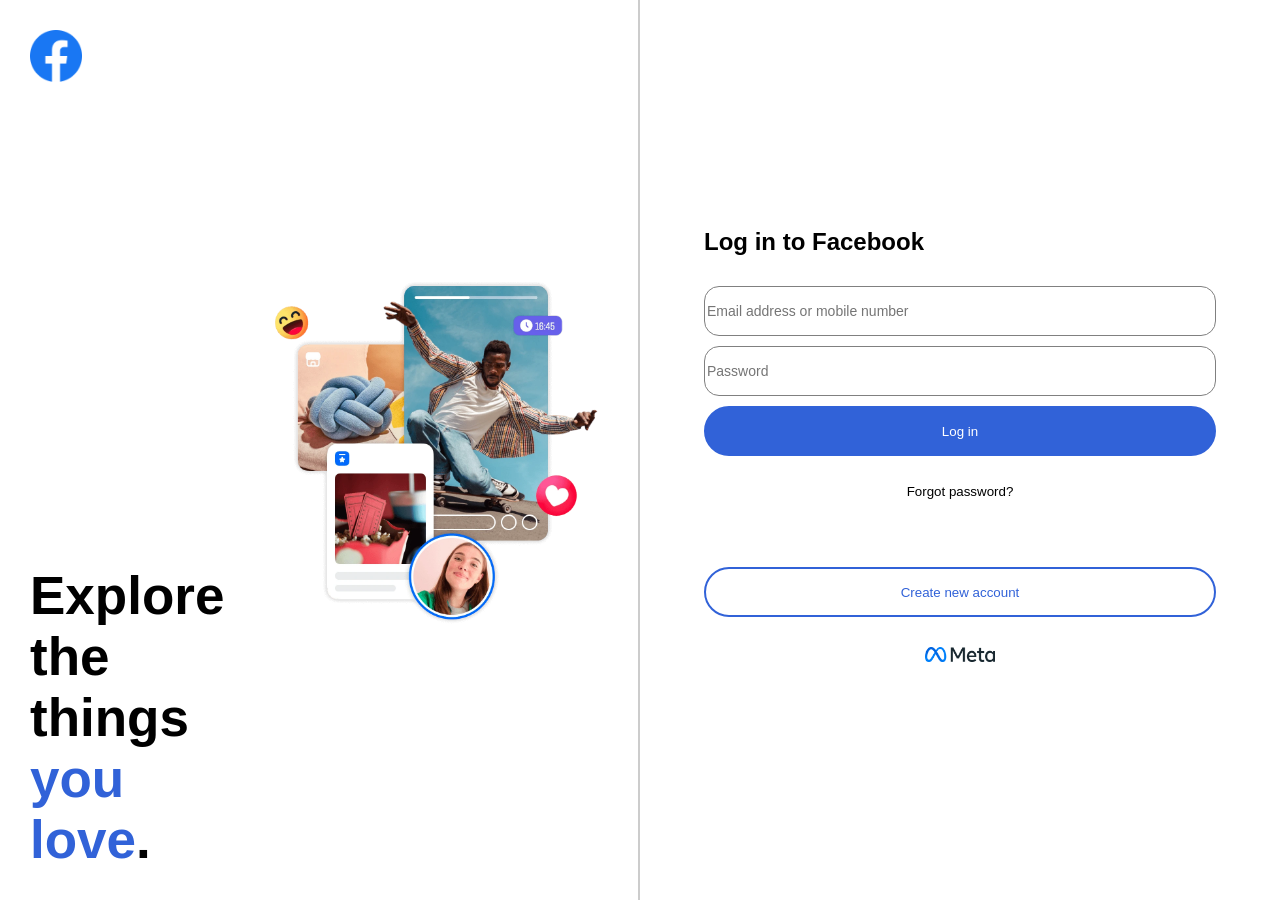
<file: HTML/index.html>
<!DOCTYPE html>
<html>
<head>
	<title>Facebook</title>
	<link rel="icon" type="image/png" href="logo.png">
	<link rel="stylesheet" href="../CSS/styles.css">
	<script src="../JavaScript/script.js"></script>
</head>
<body>
	<div class="vse">
		
		<div class="levi">
			<div class="prvi">
				<img src="../Slike/logo.png" alt="logo" class="logo" onclick="prikaziCredits()" style="cursor: pointer;">
				<h1 class="levoBesedil">Explore the things <span style="color:#3162d8;">you love</span>.</h1>
			</div>
			<div class="drugi">
				<img src="../Slike/slika1.png" alt="slika1"  class="slika1">
			</div>
		</div>

		<div class="desni">
			<h2>Log in to Facebook</h2>
			<div class="polje">
				<input type="text" name="email" id="uporabniskoIme" class="mail" placeholder="Email address or mobile number" required>
			</div>
			<div class="polje">
				<input type="password" name="geslo" id="geslo" placeholder="Password" minlength="8" maxlength="30" required>
			</div>
			<button type="button" class="b1" id="loginBtn">Log in</button>
			<div id="toast">Submit successfully!</div>
			<button id="forgot-password" class="b2">Forgot password?</button>
			<button id="create-account" class="b3">Create new account</button>
			<div class="metaPolje">
				<img src="../Slike/meta.png" alt="meta" class="meta">
			</div>
		</div>
	
	</div>
</body>
</html>
</file>
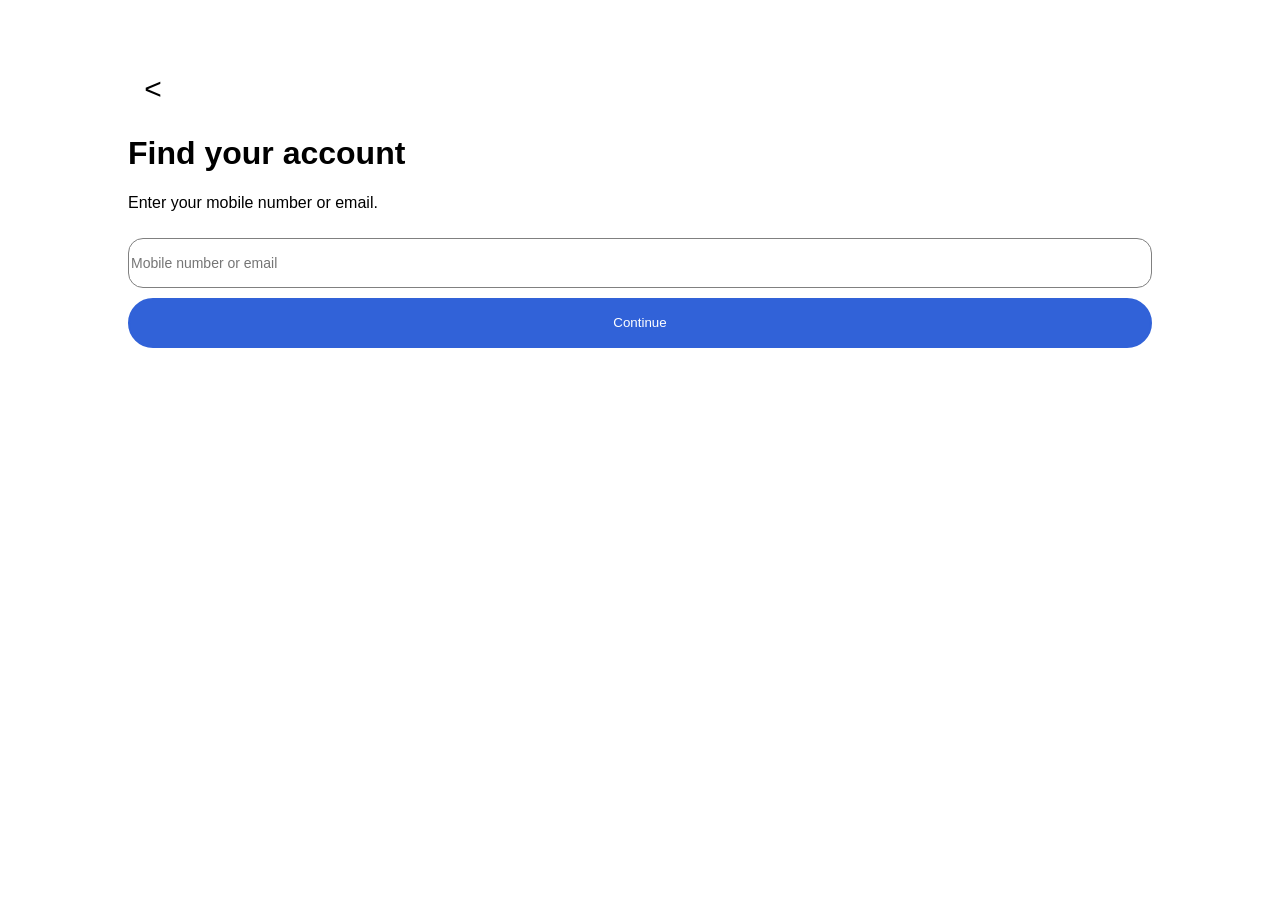
<file: password.html>
<!DOCTYPE html>
<html>
<head>
	<title>Facebook</title>
	<link rel="stylesheet" href="styles.css">
	<script src="script.js"></script>
</head>
<body class="password">

	<button id="back3" class="out">&lt</button>
	
	<h1>Find your account</h1>
	
	<p>Enter your mobile number or email.</p>
	
	<div class="polje">
		<input type="text" name="email" class="mail" placeholder="Mobile number or email" required>
	</div>
	
	<button type="submit" class="b1">Continue</button>
</body>
</html>
</file>
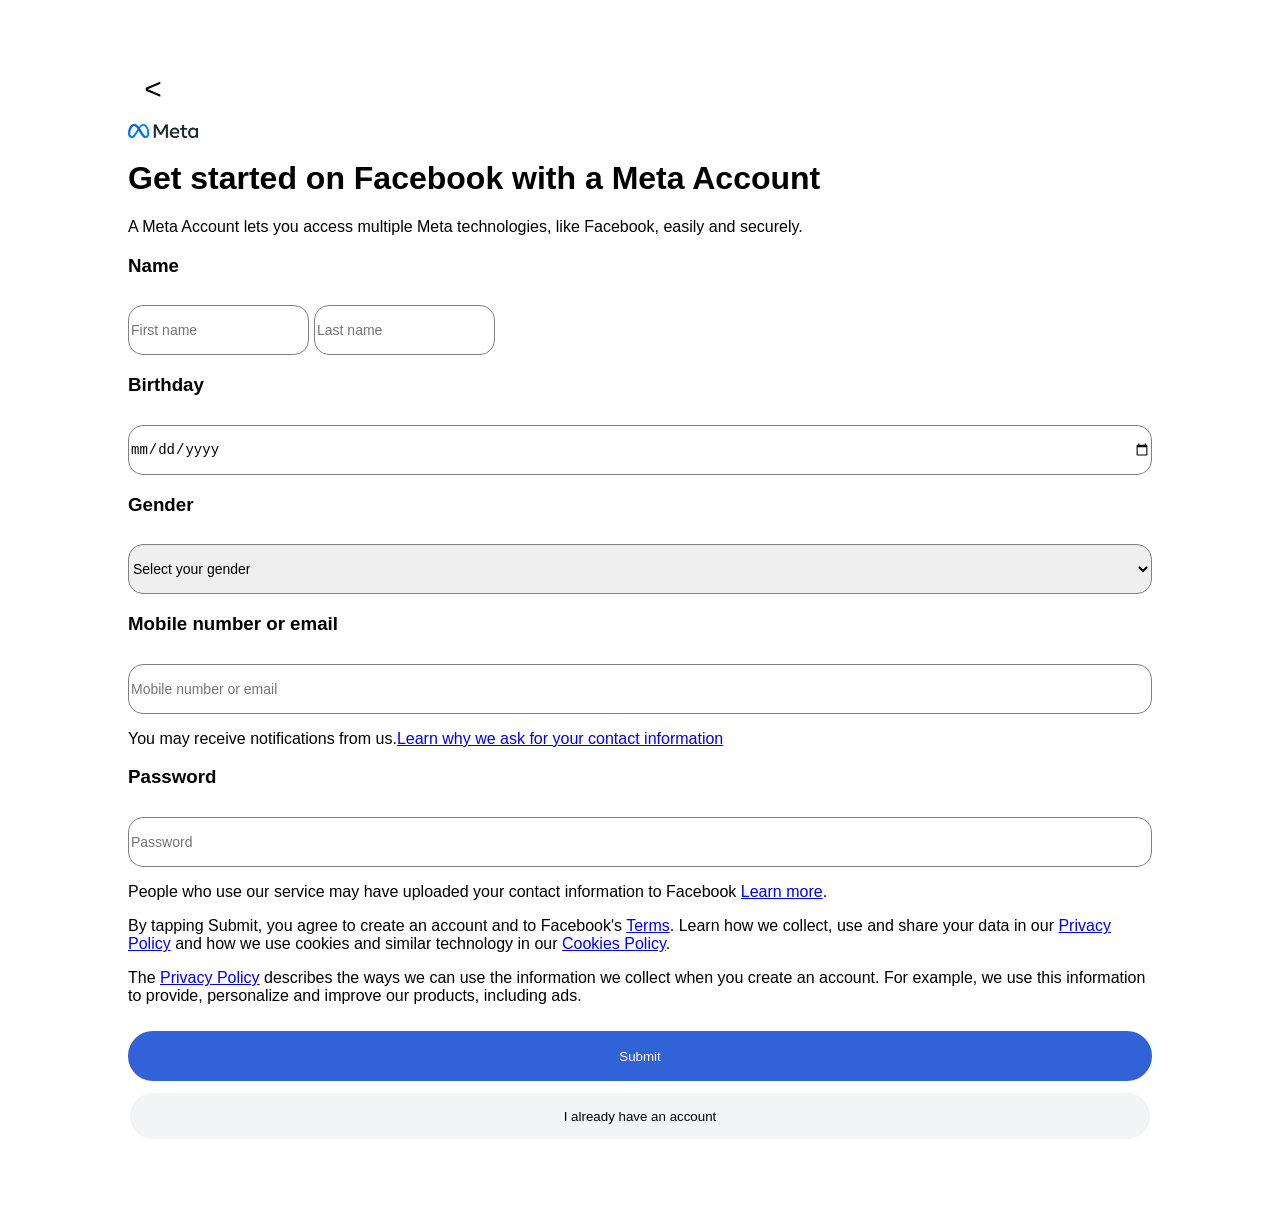
<file: singUp.html>
<!DOCTYPE html>
<html>
<head>
	<title>Facebook</title>
	<link rel="stylesheet" href="styles.css">
	<script src="script.js"></script>
</head>
<body class="singUp">

	<button id="back" class="out">&lt</button>
	
	<img src="meta.png" alt="meta"  class="meta">
	
	<h1>Get started on Facebook with a Meta Account</h1>
	
	<p>A Meta Account lets you access multiple Meta technologies, like Facebook, easily and securely.</p>
	
	<h3>Name</h3>
	<div class="d">
		<div class="da">
			<input type="text" name="text" placeholder="First name" required>
		</div>
		<div class="da">
			<input type="text" name="text" placeholder="Last name" required>
		</div>
	</div>
	
	<h3>Birthday</h3>
	<div class="d">
		<input type="date" id="datum" required>
	</div>
	
	<div class="polje">
        <h3>Gender</h3>
        <select name="spol" id="drop1" required>
			<option value="">Select your gender</option>       
			<option value="f">Female</option>
			<option value="m">Male</option>
			<option value="c">Custom</option>
        </select>
		<select name="spol" id="drop2" required class="hidden">
			<option value="">Select your pronoun</option>       
			<option value="f">She:"Wish her a happy birthday!"</option>
			<option value="m">He:"Wish him a happy birthday!"</option>
			<option value="c">They:"Wish them a happy birthday!"</option>
        </select>
		<div class="da hidden" id="drop3">
			<p>Your pronoun is visible to everyone</p>
			<input type="text" name="text" placeholder="Gender (optional)">
		</div>
    </div>
	
	<div class="polje">
		<h3>Mobile number or email</h3> 
		<input type="text" name="email" class="mail" placeholder="Mobile number or email"required>
		<p>You may receive notifications from us.<a href="https://www.facebook.com/help/297947214257999/?helpref=uf_share" target="_blank">Learn why we ask for your contact information</a></p> 
	</div>
	<div class="polje">
		<h3>Password</h3>
		<input type="password" name="geslo" minlength="8" maxlength="30" placeholder="Password" required>
	</div>
	
	<p>People who use our service may have uploaded your contact information to Facebook <a href="https://www.facebook.com/help/637205020878504" target="_blank">Learn more</a>.</p>
	
	<p>By tapping Submit, you agree to create an account and to Facebook's <a href="https://www.facebook.com/terms.php" target="_blank">Terms</a>. Learn how we collect, use and share your data in our <a href="https://www.facebook.com/privacy/policy/?entry_point=data_policy_redirect&entry=0" target="_blank">Privacy Policy</a> and how we use cookies and similar technology in our <a href="https://www.facebook.com/privacy/policies/cookies/?entry_point=cookie_policy_redirect&entry=0" target="_blank">Cookies Policy</a>.</p>
	
	<p>The <a href="https://www.facebook.com/privacy/policy/?entry_point=data_policy_redirect&entry=0" target="_blank">Privacy Policy</a> describes the ways we can use the information we collect when you create an account. For example, we use this information to provide, personalize and improve our products, including ads.</p>
	
	<button type="submit" class="b1">Submit</button>
	<button id="back2" class="b4">I already have an account</button>
</body>
</html>
</file>
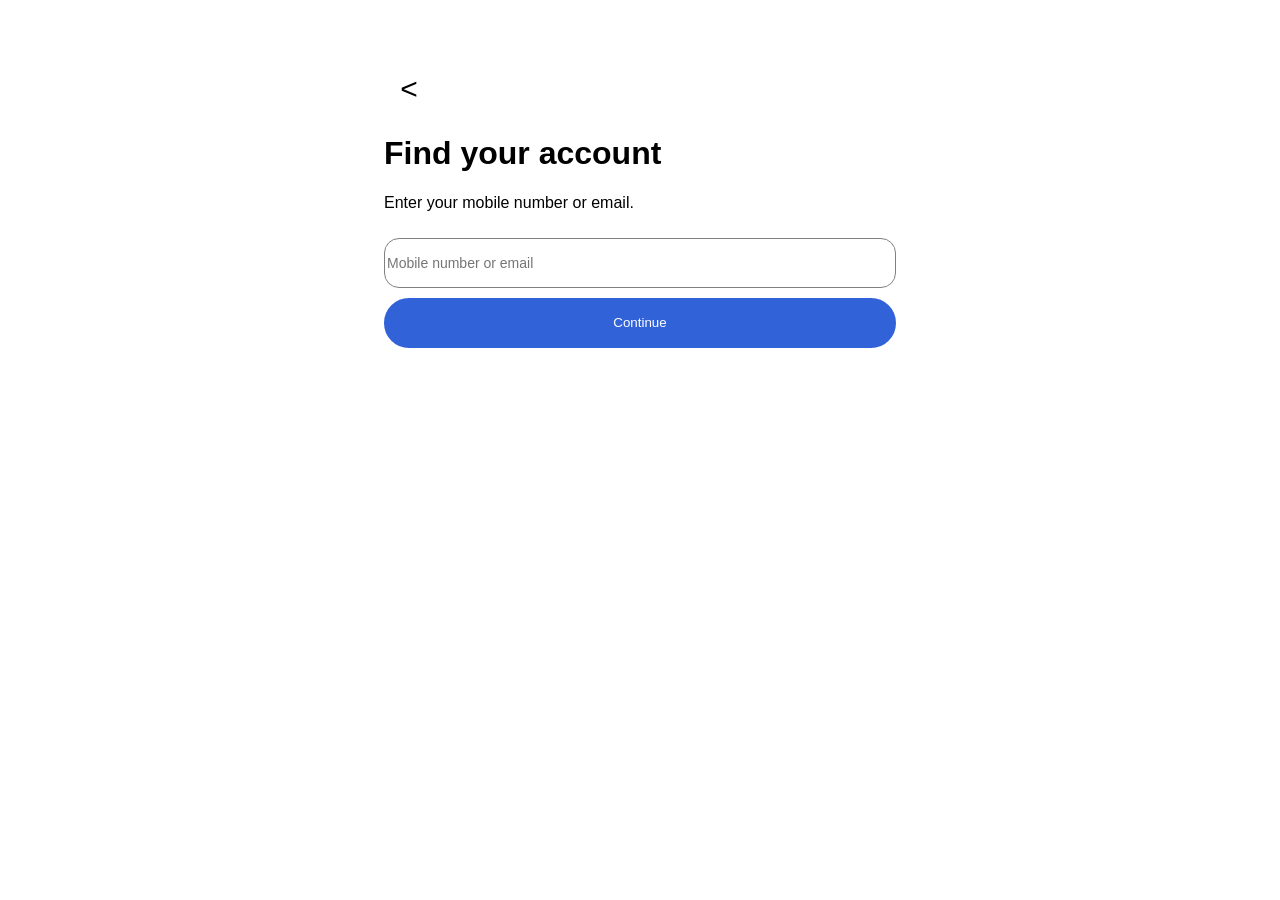
<file: HTML/password.html>
<!DOCTYPE html>
<html>
<head>
	<title>Facebook</title>
	<link rel="stylesheet" href="../CSS/styles.css">
	<script src="../JavaScript/script.js"></script>
</head>
<body class="password">

	<button id="back3" class="out">&lt</button>
	
	<h1>Find your account</h1>
	
	<p>Enter your mobile number or email.</p>
	
	<div class="polje">
		<input type="text" name="email" class="mail" placeholder="Mobile number or email" required>
	</div>
	
	<button type="submit" class="b1">Continue</button>
</body>
</html>
</file>
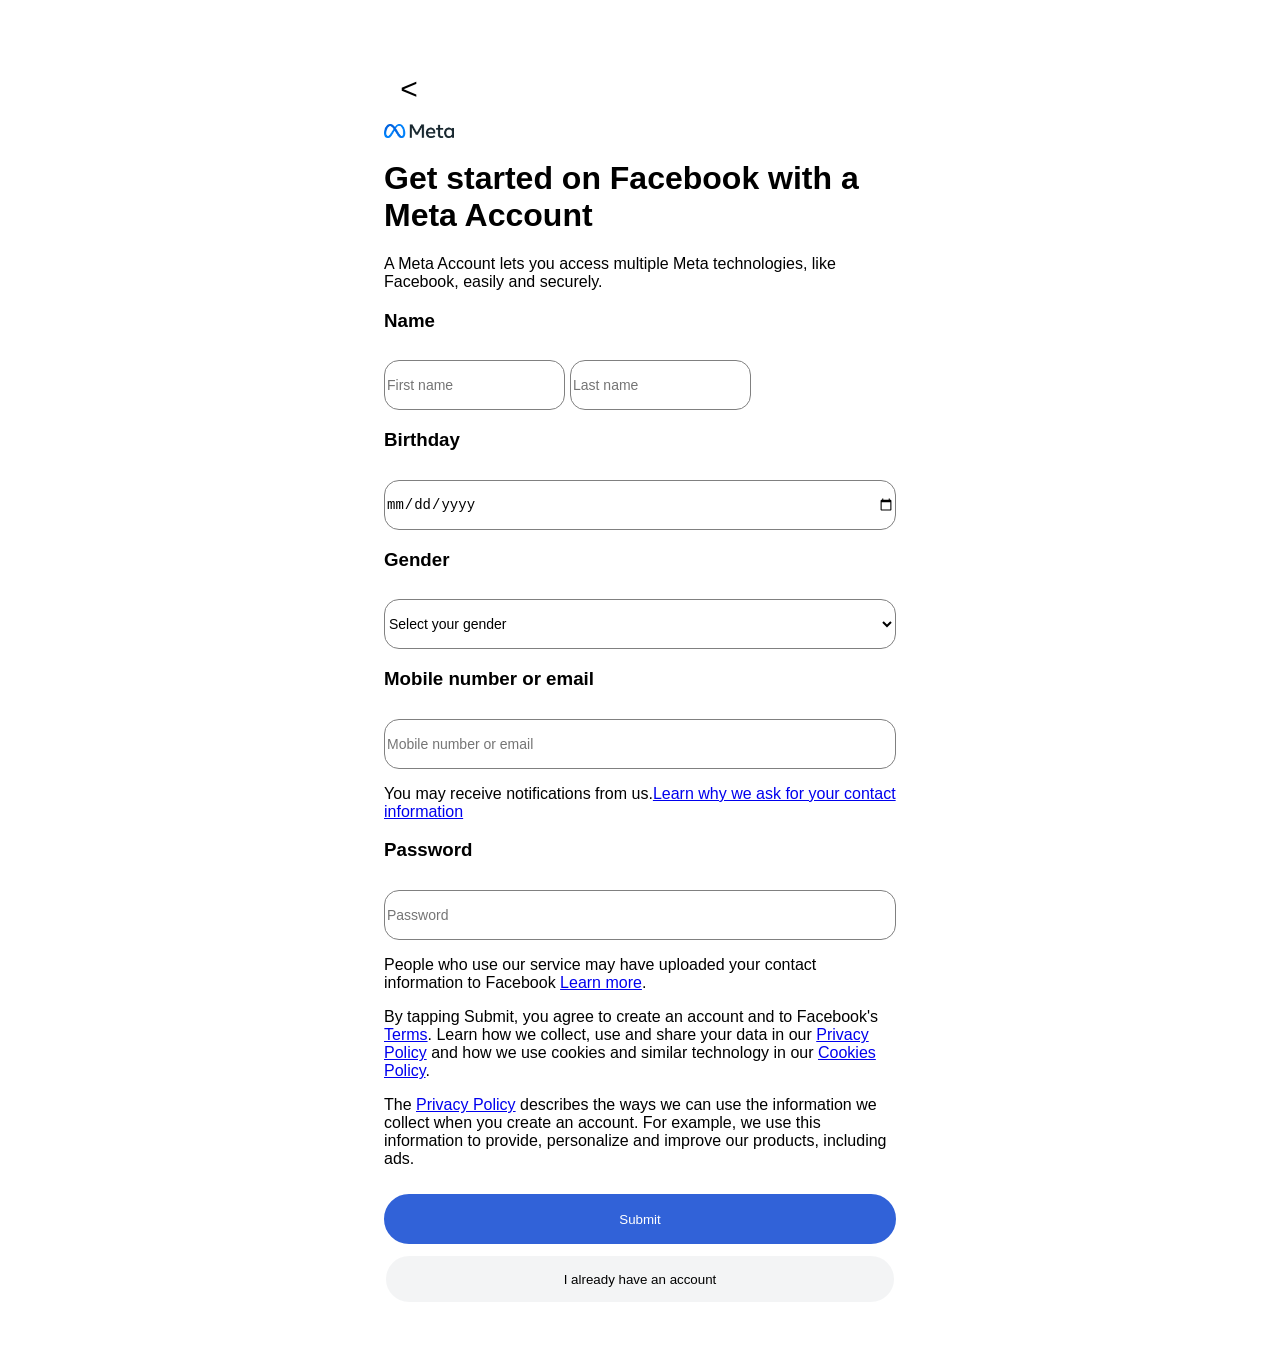
<file: HTML/singUp.html>
<!DOCTYPE html>
<html>
<head>
	<title>Facebook</title>
	<link rel="stylesheet" href="../CSS/styles.css">
	<script src="../JavaScript/script.js"></script>
</head>
<body class="singUp">

	<button id="back" class="out">&lt</button>
	
	<img src="../Slike/meta.png" alt="meta"  class="meta">
	
	<h1>Get started on Facebook with a Meta Account</h1>
	
	<p>A Meta Account lets you access multiple Meta technologies, like Facebook, easily and securely.</p>
	
	<h3>Name</h3>
	<div class="d">
		<div class="da">
			<input type="text" name="text" placeholder="First name" required>
		</div>
		<div class="da">
			<input type="text" name="text" placeholder="Last name" required>
		</div>
	</div>
	
	<h3>Birthday</h3>
	<div class="d">
		<input type="date" id="datum" required>
	</div>
	
	<div class="polje">
        <h3>Gender</h3>
        <select name="spol" id="drop1" required>
			<option value="">Select your gender</option>       
			<option value="f">Female</option>
			<option value="m">Male</option>
			<option value="c">Custom</option>
        </select>
		<select name="spol" id="drop2" required class="hidden">
			<option value="">Select your pronoun</option>       
			<option value="f">She:"Wish her a happy birthday!"</option>
			<option value="m">He:"Wish him a happy birthday!"</option>
			<option value="c">They:"Wish them a happy birthday!"</option>
        </select>
		<div class="da hidden" id="drop3">
			<p>Your pronoun is visible to everyone</p>
			<input type="text" name="text" placeholder="Gender (optional)">
		</div>
    </div>
	
	<div class="polje">
		<h3>Mobile number or email</h3> 
		<input type="text" name="email" class="mail" placeholder="Mobile number or email"required>
		<p>You may receive notifications from us.<a href="https://www.facebook.com/help/297947214257999/?helpref=uf_share" target="_blank">Learn why we ask for your contact information</a></p> 
	</div>
	<div class="polje">
		<h3>Password</h3>
		<input type="password" name="geslo" minlength="8" maxlength="30" placeholder="Password" required>
	</div>
	
	<p>People who use our service may have uploaded your contact information to Facebook <a href="https://www.facebook.com/help/637205020878504" target="_blank">Learn more</a>.</p>
	
	<p>By tapping Submit, you agree to create an account and to Facebook's <a href="https://www.facebook.com/terms.php" target="_blank">Terms</a>. Learn how we collect, use and share your data in our <a href="https://www.facebook.com/privacy/policy/?entry_point=data_policy_redirect&entry=0" target="_blank">Privacy Policy</a> and how we use cookies and similar technology in our <a href="https://www.facebook.com/privacy/policies/cookies/?entry_point=cookie_policy_redirect&entry=0" target="_blank">Cookies Policy</a>.</p>
	
	<p>The <a href="https://www.facebook.com/privacy/policy/?entry_point=data_policy_redirect&entry=0" target="_blank">Privacy Policy</a> describes the ways we can use the information we collect when you create an account. For example, we use this information to provide, personalize and improve our products, including ads.</p>
	
	<button type="submit" class="b1">Submit</button>
	<button id="back2" class="b4">I already have an account</button>
</body>
</html>
</file>
<file: CSS/styles.css>
body{
	font-family: Segoe UI Historic, Segoe UI, Helvetica, Arial, sans-serif;
	margin: 0;
}



.vse {
    margin: 0 auto;
    display: grid;
	grid-template-columns: 1fr 1fr;
	/*height: 100vh;*/
}

.levi {
	/*width: 45%;*/
	height: 100vh;
    display: flex;
    flex-direction: row;
    border-right: 2px solid #CCCCCC;
    padding: 30px;
    box-sizing: border-box;
}
.prvi{
	width: 30%;
    height: 100%;
    display: flex;
    flex-direction: column;
    justify-content: space-between;
}

.drugi{
	width: 70%;
    display: flex;
    align-items: center;
    justify-content: center;
}

.logo {
	width: 30%;
	margin: 0;
	
}

.slika1 {
    width: 100%;
    height: auto;
}

.levoBesedil {
	font-size: 53px;
    margin: 0;
    text-align: left;
}

.desni {
	/*width: 45%;*/
	padding: 10%;
	display: flex;
    flex-direction: column;
    justify-content: center;
    margin: 0;
}
.metaPolje {
	display: flex;
    justify-content: center;
    align-items: center;
    flex-direction: column;
    margin: 30px;
}

.meta {
	width: 70px;
	display: block;
}

button{
	width: 100%;
    height: 50px;
	border-radius: 50px;
	margin-top: 10px;
}

input{
	border: 1px solid gray;
	border-radius: 15px;
    font-size: 14px;
    box-sizing: border-box;
	width: 100%;
    height: 50px;
	margin-top: 10px;
}

select {
	border: 1px solid gray;
	border-radius: 15px;
    font-size: 14px;
    box-sizing: border-box;
	width: 100%;
    height: 50px;
	margin-top: 10px;
	background-color: white;
}

.b1 {
	background-color: #3162d8;
	border: 2px solid #3162d8;
	color: white;
}

.b1:hover {
    background-color: #2851A3;
}

.b2 {
	background-color: white;
	border: 2px solid white;
	color: black;
}

.b2:hover {
    background-color: #CCCCCC;
}

.b3 {
	border: 2px solid #3162d8;
	background-color: white;
	color: #3162d8;
	margin-top: 10%;
}

.b3:hover {
    background-color: #CCCCCC;
}

.b4 {
	background-color: #f3f4f5;
	border: 2px solid white;
	color: black;
}

.b4:hover {
    background-color: #CCCCCC;
}


@media (max-width:1100px) {
	.vse{
		grid-template-columns: 1fr;
		}
	
	.levi{
		display:none;
	}
	
}

.out {
    text-align: center;
	background-color: white;
	border: 2px solid white;
	color: black;
	width: 50px;
    height: 50px;
	font-size: 30px;
	display: block;
    margin-bottom: 10px;
}

.singUp {
	margin: 5% 30%;
	overflow-y: auto;
}

.password {
	margin: 5% 30%;
}

.out:hover {
    background-color: #CCCCCC;
}

.d {
	display: flex;
    gap: 5px;
    align-items: center;
}

.da {
	display: flex;
    flex-direction: column;
}

.hidden{
	display: none!important;
}

#toast {
    visibility: hidden;
    min-width: 220px;
    background-color: #28a745;
    color: white;
    text-align: center;
    border-radius: 10px;
    padding: 16px;
    position: fixed;
    bottom: 30px;
    right: 30px;
    font-size: 16px;
    opacity: 0;
    transition: opacity 0.4s;
}

#toast.show {
    visibility: visible;
    opacity: 1;
}
</file>
<file: styles.css>
body{
	font-family: Segoe UI Historic, Segoe UI, Helvetica, Arial, sans-serif;
}



.vse {
    margin: 0 auto;
    display: grid;
	grid-template-columns: 1fr 1fr;
	/*height: 100vh;*/
}

.levi {
	/*width: 45%;*/
	border-right: 2px solid #CCCCCC;
	padding: 40px;
}

.logo {
	width: 20%;
	margin: 5%;
}

.slika1 {
    width: 100%;
}

.levoBesedil {
	font-size: 500%;
}

.desni {
	/*width: 45%;*/
	padding: 10%;
	display: flex;
    flex-direction: column;
    justify-content: center;
    margin: 0;
}
.metaPolje {
	display: flex;
    justify-content: center;
    align-items: center;
    flex-direction: column;
    margin: 30px;
}

.meta {
	width: 70px;
	display: block;
}

button{
	width: 100%;
    height: 50px;
	border-radius: 50px;
	margin-top: 10px;
}

input{
	border: 1px solid gray;
	border-radius: 15px;
    font-size: 14px;
    box-sizing: border-box;
	width: 100%;
    height: 50px;
	margin-top: 10px;
}

select {
	border: 1px solid gray;
	border-radius: 15px;
    font-size: 14px;
    box-sizing: border-box;
	width: 100%;
    height: 50px;
	margin-top: 10px;
}

.b1 {
	background-color: #3162d8;
	border: 2px solid #3162d8;
	color: white;
}

.b1:hover {
    background-color: #2851A3;
}

.b2 {
	background-color: white;
	border: 2px solid white;
	color: black;
}

.b2:hover {
    background-color: #CCCCCC;
}

.b3 {
	border: 2px solid #3162d8;
	background-color: white;
	color: #3162d8;
	margin-top: 10%;
}

.b3:hover {
    background-color: #CCCCCC;
}

.b4 {
	background-color: #f3f4f5;
	border: 2px solid white;
	color: black;
}

.b4:hover {
    background-color: #CCCCCC;
}


@media (max-width:1100px) {
	.vse{
		grid-template-columns: 1fr;
		}
	
	.levi{
		display:none;
	}
	
}

.out {
    text-align: center;
	background-color: white;
	border: 2px solid white;
	color: black;
	width: 50px;
    height: 50px;
	font-size: 30px;
	display: block;
    margin-bottom: 10px;
}

.singUp {
	margin: 5% 10%;
}

.password {
	margin: 5% 10%;
}

.out:hover {
    background-color: #CCCCCC;
}

.d {
	display: flex;
    gap: 5px;
    align-items: center;
}

.da {
	display: flex;
    flex-direction: column;
}

.hidden{
	display: none!important;
}

#toast {
    visibility: hidden;
    min-width: 220px;
    background-color: #28a745;
    color: white;
    text-align: center;
    border-radius: 10px;
    padding: 16px;
    position: fixed;
    bottom: 30px;
    right: 30px;
    font-size: 16px;
    opacity: 0;
    transition: opacity 0.4s;
}

#toast.show {
    visibility: visible;
    opacity: 1;
}
</file>
